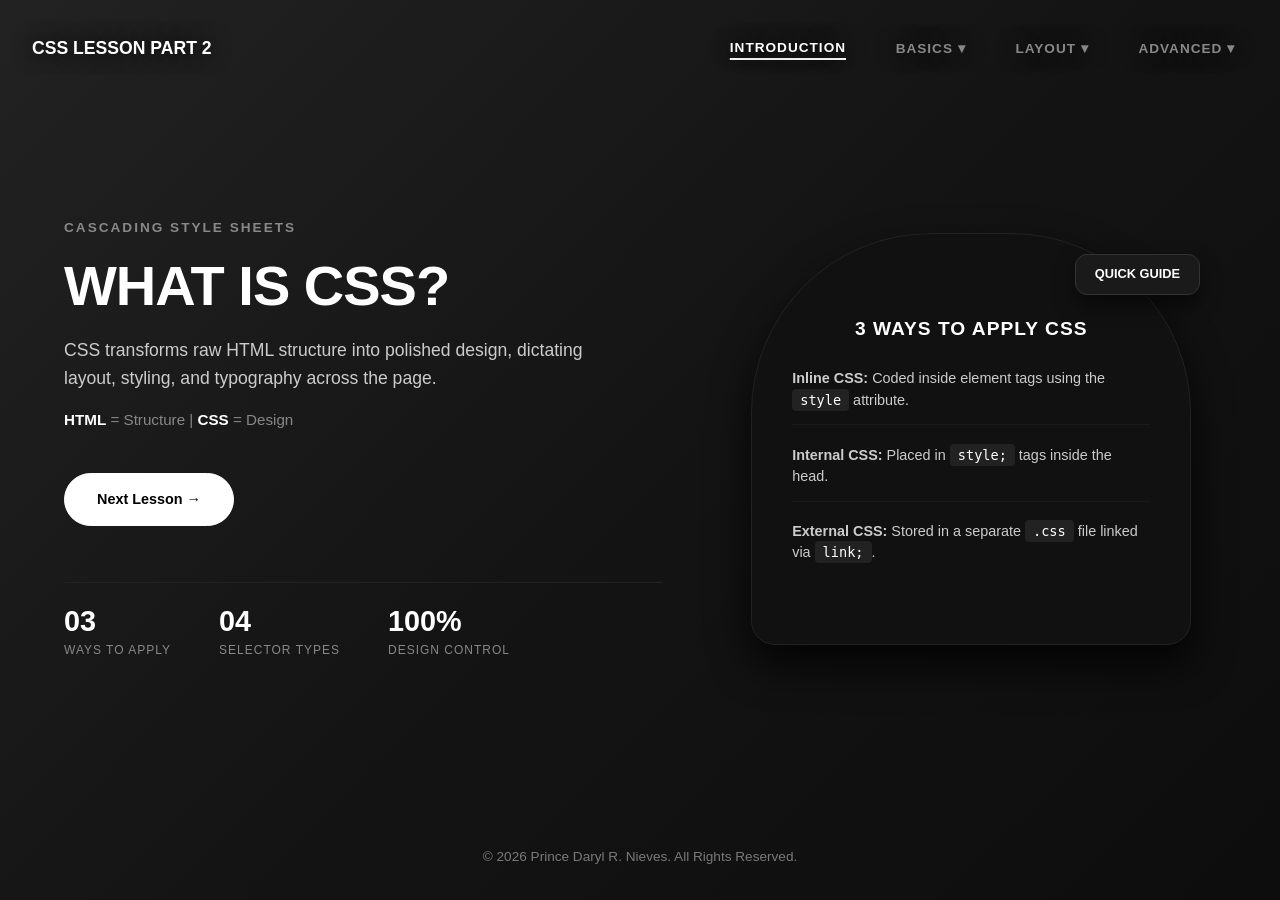
<file: index.html>
<!DOCTYPE html>
<html lang="en">
<head>
    <meta charset="UTF-8">
    <meta name="viewport" content="width=device-width, initial-scale=1.0">
    <title>Introduction - CSS Lesson Part 2</title>
    <link rel="stylesheet" href="css/style.css">
</head>
<body>
    <!-- Header Section -->
    <header class="navbar">
        <div class="logo">
            <h2>CSS LESSON PART 2</h2>
        </div>
        <nav class="nav-links">
            <a href="index.html" class="active">INTRODUCTION</a>

            <!-- Dropdown 1 -->
            <div class="dropdown">
                <button class="dropbtn">BASICS ▾</button>
                <div class="dropdown-content">
                    <a href="pages/selectors.html">SELECTORS</a>
                    <a href="pages/properties.html">PROPERTIES</a>
                    <a href="pages/gradients.html">GRADIENTS</a>
                </div>
            </div>

            <!-- Dropdown 2 -->
            <div class="dropdown">
                <button class="dropbtn">LAYOUT ▾</button>
                <div class="dropdown-content">
                    <a href="pages/box-model.html">BOX MODEL</a>
                    <a href="pages/positioning.html">POSITIONING</a>
                    <a href="pages/display-flex.html">DISPLAY & FLEX</a>
                    <a href="pages/semantics.html">SEMANTICS</a>
                </div>
            </div>

            <!-- Dropdown 3 -->
            <div class="dropdown">
                <button class="dropbtn">ADVANCED ▾</button>
                <div class="dropdown-content">
                    <a href="pages/lists-links.html">LISTS & PSEUDO</a>
                    <a href="pages/pseudo-elements.html">PSEUDO-ELEMENTS</a>
                    <a href="pages/transforms-transitions.html">TRANSFORMS</a>
                </div>
            </div>
        </nav>
    </header>

    <!-- Main Section -->
    <main class="hero-container">
        <!-- Left Content -->
        <div class="hero-left">
            <p class="tagline">Cascading Style Sheets</p>
            <h1 class="main-title">What is CSS?</h1>
            <p class="description">CSS transforms raw HTML structure into polished design, dictating layout, styling, and typography across the page.</p>
            <p class="sub-description"><strong>HTML</strong> = Structure | <strong>CSS</strong> = Design</p>
            
            <div class="action-group">
                <a href="pages/selectors.html" class="cta-button">Next Lesson →</a>
            </div>

            <!-- Stats Bar -->
            <div class="stats-bar">
                <div class="stat-item">
                    <h4>03</h4>
                    <p>WAYS TO APPLY</p>
                </div>
                <div class="stat-item">
                    <h4>04</h4>
                    <p>SELECTOR TYPES</p>
                </div>
                <div class="stat-item">
                    <h4>100%</h4>
                    <p>DESIGN CONTROL</p>
                </div>
            </div>
        </div>

        <!-- Right Content -->
        <div class="hero-right">
            <div class="preview-card">
                <div class="floating-badge">QUICK GUIDE</div>
                <h3>3 Ways to Apply CSS</h3>
                <ul>
                    <li><strong>Inline CSS:</strong> Coded inside element tags using the <code>style</code> attribute.</li>
                    <li><strong>Internal CSS:</strong> Placed in <code>style;</style></code> tags inside the head.</li>
                    <li><strong>External CSS:</strong> Stored in a separate <code>.css</code> file linked via <code>link;</code>.</li>
                </ul>
            </div>
        </div>
    </main>

    <!-- Footer Section -->
    <footer>
        <p>© 2026 Prince Daryl R. Nieves. All Rights Reserved.</p>
    </footer>
</body>
</html>
</file>
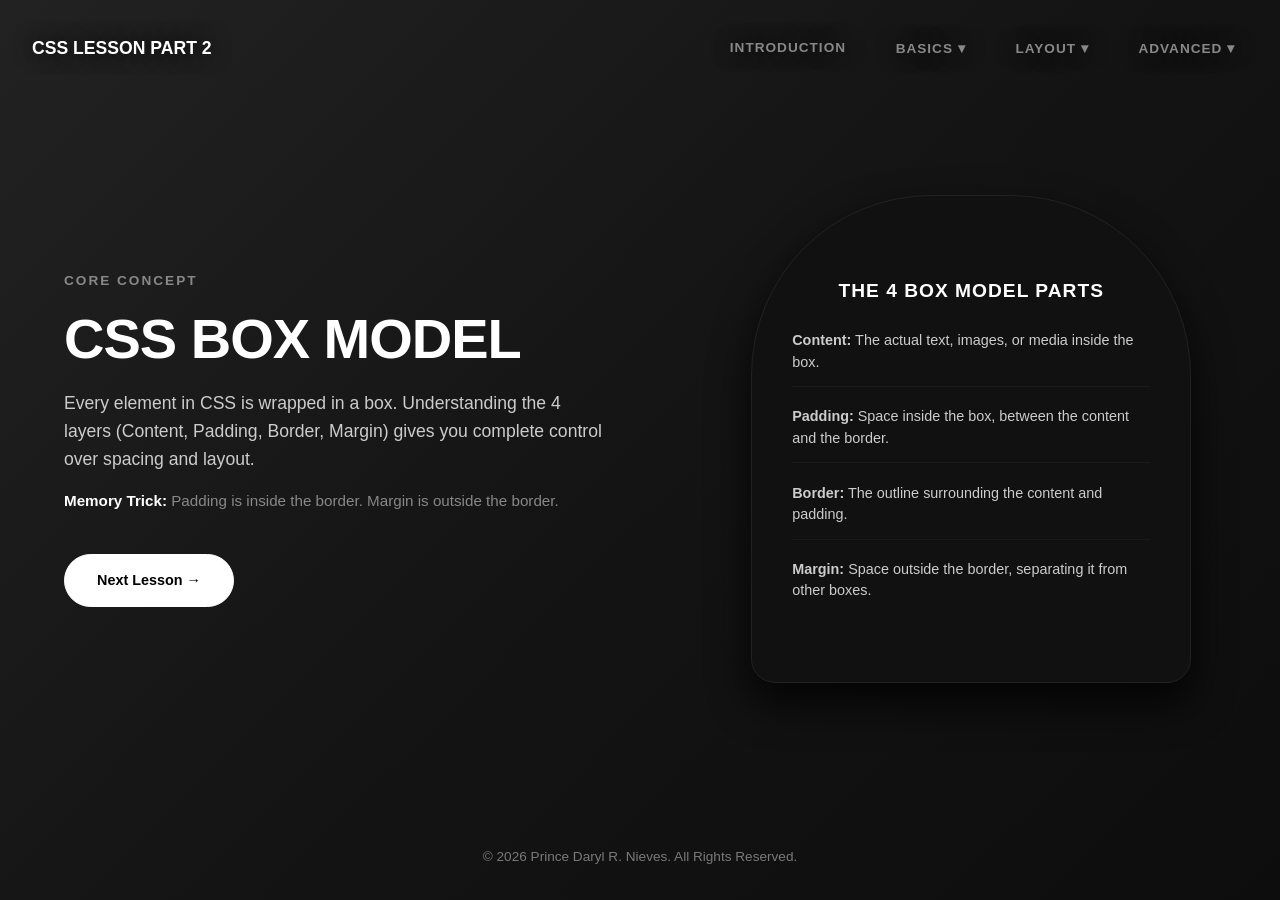
<file: pages/box-model.html>
<!DOCTYPE html>
<html lang="en">
<head>
    <meta charset="UTF-8">
    <meta name="viewport" content="width=device-width, initial-scale=1.0">
    <title>Box Model - CSS Lesson Part 2</title>
    <link rel="stylesheet" href="../css/style.css">
</head>
<body>
    <!-- Header Section -->
    <header class="navbar">
        <div class="logo">
            <h2>CSS LESSON PART 2</h2>
        </div>
        <nav class="nav-links">
            <a href="../index.html">INTRODUCTION</a>

            <!-- Dropdown 1 -->
            <div class="dropdown">
                <button class="dropbtn">BASICS ▾</button>
                <div class="dropdown-content">
                    <a href="selectors.html">SELECTORS</a>
                    <a href="properties.html">PROPERTIES</a>
                    <a href="gradients.html">GRADIENTS</a>
                </div>
            </div>

            <!-- Dropdown 2 -->
            <div class="dropdown">
                <button class="dropbtn">LAYOUT ▾</button>
                <div class="dropdown-content">
                    <a href="box-model.html" class="active">BOX MODEL</a>
                    <a href="positioning.html">POSITIONING</a>
                    <a href="display-flex.html">DISPLAY & FLEX</a>
                    <a href="semantics.html">SEMANTICS</a>
                </div>
            </div>

            <!-- Dropdown 3 -->
            <div class="dropdown">
                <button class="dropbtn">ADVANCED ▾</button>
                <div class="dropdown-content">
                    <a href="lists-links.html">LISTS & PSEUDO</a>
                    <a href="pseudo-elements.html">PSEUDO-ELEMENTS</a>
                    <a href="transforms-transitions.html">TRANSFORMS</a>
                </div>
            </div>
        </nav>
    </header>

    <!-- Main Section -->
    <main class="hero-container">
        <!-- Left Content -->
        <div class="hero-left">
            <p class="tagline">Core Concept</p>
            <h1 class="main-title">CSS Box Model</h1>
            <p class="description">Every element in CSS is wrapped in a box. Understanding the 4 layers (Content, Padding, Border, Margin) gives you complete control over spacing and layout.</p>
            <p class="sub-description"><strong>Memory Trick:</strong> Padding is inside the border. Margin is outside the border.</p>
            <a href="positioning.html" class="cta-button">Next Lesson →</a>
        </div>

        <!-- Right Content -->
        <div class="hero-right">
            <div class="preview-card">
                <h3>The 4 Box Model Parts</h3>
                <ul>
                    <li><strong>Content:</strong> The actual text, images, or media inside the box.</li>
                    <li><strong>Padding:</strong> Space inside the box, between the content and the border.</li>
                    <li><strong>Border:</strong> The outline surrounding the content and padding.</li>
                    <li><strong>Margin:</strong> Space outside the border, separating it from other boxes.</li>
                </ul>
            </div>
        </div>
    </main>

    <!-- Footer Section -->
    <footer>
        <p>© 2026 Prince Daryl R. Nieves. All Rights Reserved.</p>
    </footer>
</body>
</html>
</file>
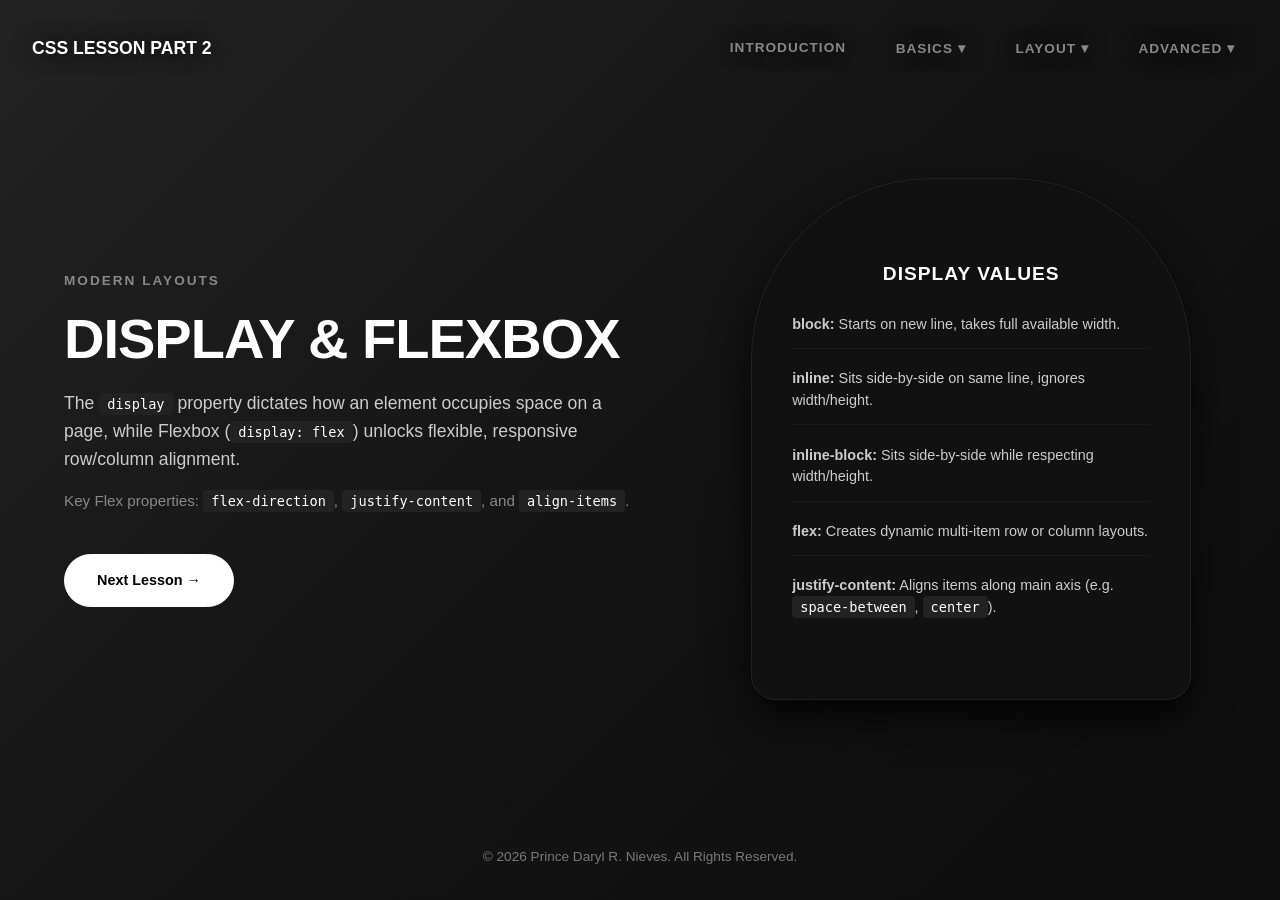
<file: pages/display-flex.html>
<!DOCTYPE html>
<html lang="en">
<head>
    <meta charset="UTF-8">
    <meta name="viewport" content="width=device-width, initial-scale=1.0">
    <title>Display & Flexbox - CSS Lesson Part 2</title>
    <link rel="stylesheet" href="../css/style.css">
</head>
<body>
    <!-- Header Section -->
    <header class="navbar">
        <div class="logo">
            <h2>CSS LESSON PART 2</h2>
        </div>
        <nav class="nav-links">
            <a href="../index.html">INTRODUCTION</a>

            <!-- Dropdown 1 -->
            <div class="dropdown">
                <button class="dropbtn">BASICS ▾</button>
                <div class="dropdown-content">
                    <a href="selectors.html">SELECTORS</a>
                    <a href="properties.html">PROPERTIES</a>
                    <a href="gradients.html">GRADIENTS</a>
                </div>
            </div>

            <!-- Dropdown 2 -->
            <div class="dropdown">
                <button class="dropbtn">LAYOUT ▾</button>
                <div class="dropdown-content">
                    <a href="box-model.html">BOX MODEL</a>
                    <a href="positioning.html">POSITIONING</a>
                    <a href="display-flex.html" class="active">DISPLAY & FLEX</a>
                    <a href="semantics.html">SEMANTICS</a>
                </div>
            </div>

            <!-- Dropdown 3 -->
            <div class="dropdown">
                <button class="dropbtn">ADVANCED ▾</button>
                <div class="dropdown-content">
                    <a href="lists-links.html">LISTS & PSEUDO</a>
                    <a href="pseudo-elements.html">PSEUDO-ELEMENTS</a>
                    <a href="transforms-transitions.html">TRANSFORMS</a>
                </div>
            </div>
        </nav>
    </header>

    <!-- Main Section -->
    <main class="hero-container">
        <!-- Left Content -->
        <div class="hero-left">
            <p class="tagline">Modern Layouts</p>
            <h1 class="main-title">Display & Flexbox</h1>
            <p class="description">The <code>display</code> property dictates how an element occupies space on a page, while Flexbox (<code>display: flex</code>) unlocks flexible, responsive row/column alignment.</p>
            <p class="sub-description">Key Flex properties: <code>flex-direction</code>, <code>justify-content</code>, and <code>align-items</code>.</p>
            <a href="semantics.html" class="cta-button">Next Lesson →</a>
        </div>

        <!-- Right Content -->
        <div class="hero-right">
            <div class="preview-card">
                <h3>Display Values</h3>
                <ul>
                    <li><strong>block:</strong> Starts on new line, takes full available width.</li>
                    <li><strong>inline:</strong> Sits side-by-side on same line, ignores width/height.</li>
                    <li><strong>inline-block:</strong> Sits side-by-side while respecting width/height.</li>
                    <li><strong>flex:</strong> Creates dynamic multi-item row or column layouts.</li>
                    <li><strong>justify-content:</strong> Aligns items along main axis (e.g. <code>space-between</code>, <code>center</code>).</li>
                </ul>
            </div>
        </div>
    </main>

    <!-- Footer Section -->
    <footer>
        <p>© 2026 Prince Daryl R. Nieves. All Rights Reserved.</p>
    </footer>
</body>
</html>
</file>
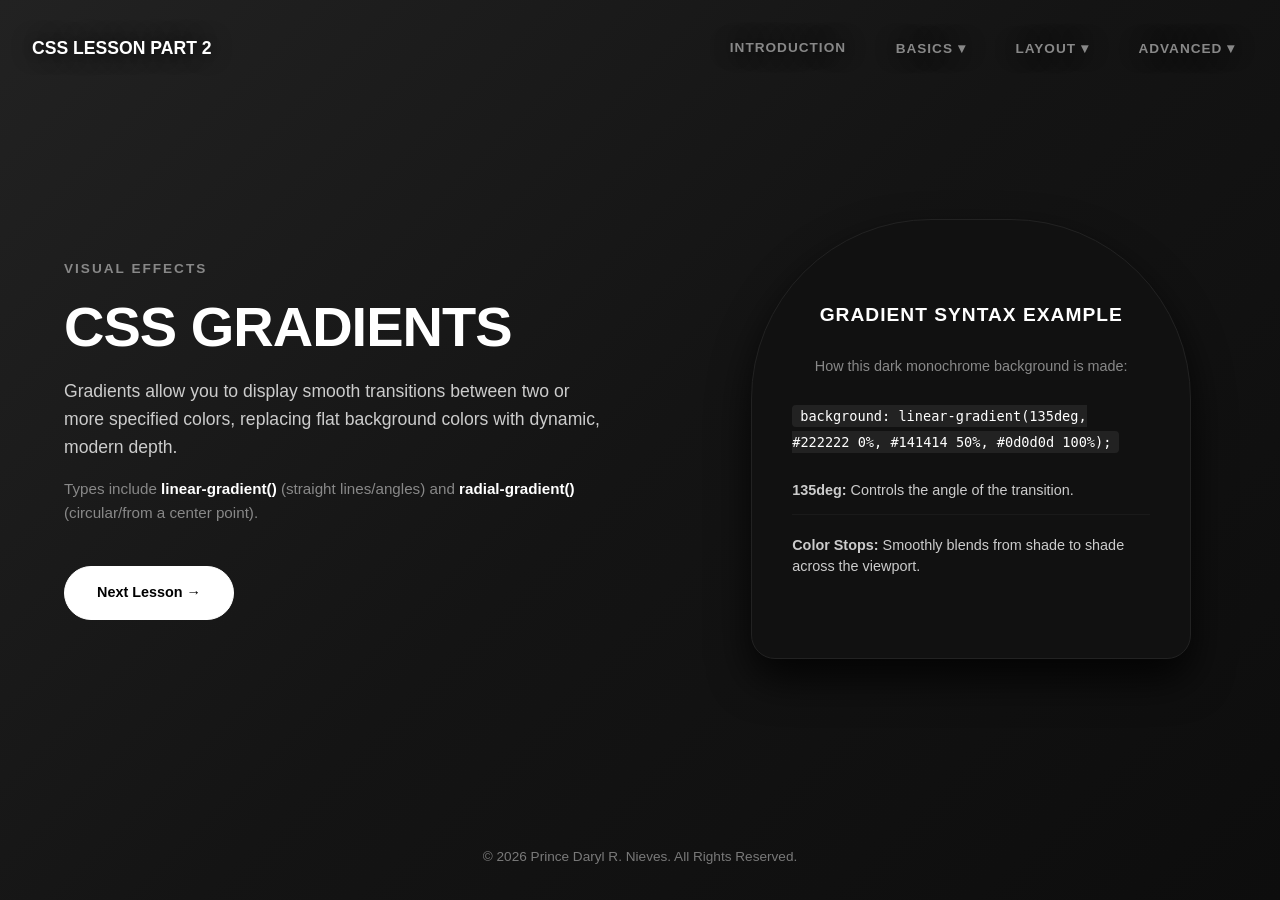
<file: pages/gradients.html>
<!DOCTYPE html>
<html lang="en">
<head>
    <meta charset="UTF-8">
    <meta name="viewport" content="width=device-width, initial-scale=1.0">
    <title>Gradients - CSS Lesson Part 2</title>
    <link rel="stylesheet" href="../css/style.css">
</head>
<body>
    <!-- Header Section -->
    <header class="navbar">
        <div class="logo">
            <h2>CSS LESSON PART 2</h2>
        </div>
        <nav class="nav-links">
            <a href="../index.html">INTRODUCTION</a>

            <!-- Dropdown 1 -->
            <div class="dropdown">
                <button class="dropbtn">BASICS ▾</button>
                <div class="dropdown-content">
                    <a href="selectors.html">SELECTORS</a>
                    <a href="properties.html">PROPERTIES</a>
                    <a href="gradients.html" class="active">GRADIENTS</a>
                </div>
            </div>

            <!-- Dropdown 2 -->
            <div class="dropdown">
                <button class="dropbtn">LAYOUT ▾</button>
                <div class="dropdown-content">
                    <a href="box-model.html">BOX MODEL</a>
                    <a href="positioning.html">POSITIONING</a>
                    <a href="display-flex.html">DISPLAY & FLEX</a>
                    <a href="semantics.html">SEMANTICS</a>
                </div>
            </div>

            <!-- Dropdown 3 -->
            <div class="dropdown">
                <button class="dropbtn">ADVANCED ▾</button>
                <div class="dropdown-content">
                    <a href="lists-links.html">LISTS & PSEUDO</a>
                    <a href="pseudo-elements.html">PSEUDO-ELEMENTS</a>
                    <a href="transforms-transitions.html">TRANSFORMS</a>
                </div>
            </div>
        </nav>
    </header>

    <!-- Main Section -->
    <main class="hero-container">
        <!-- Left Content -->
        <div class="hero-left">
            <p class="tagline">Visual Effects</p>
            <h1 class="main-title">CSS Gradients</h1>
            <p class="description">Gradients allow you to display smooth transitions between two or more specified colors, replacing flat background colors with dynamic, modern depth.</p>
            <p class="sub-description">Types include <strong>linear-gradient()</strong> (straight lines/angles) and <strong>radial-gradient()</strong> (circular/from a center point).</p>
            <a href="box-model.html" class="cta-button">Next Lesson →</a>
        </div>

        <!-- Right Content -->
        <div class="hero-right">
            <div class="preview-card">
                <h3>Gradient Syntax Example</h3>
                <p>How this dark monochrome background is made:</p>
                <br>
                <code>background: linear-gradient(135deg, #222222 0%, #141414 50%, #0d0d0d 100%);</code>
                <br><br>
                <ul>
                    <li><strong>135deg:</strong> Controls the angle of the transition.</li>
                    <li><strong>Color Stops:</strong> Smoothly blends from shade to shade across the viewport.</li>
                </ul>
            </div>
        </div>
    </main>

    <!-- Footer Section -->
    <footer>
        <p>© 2026 Prince Daryl R. Nieves. All Rights Reserved.</p>
    </footer>
</body>
</html>
</file>
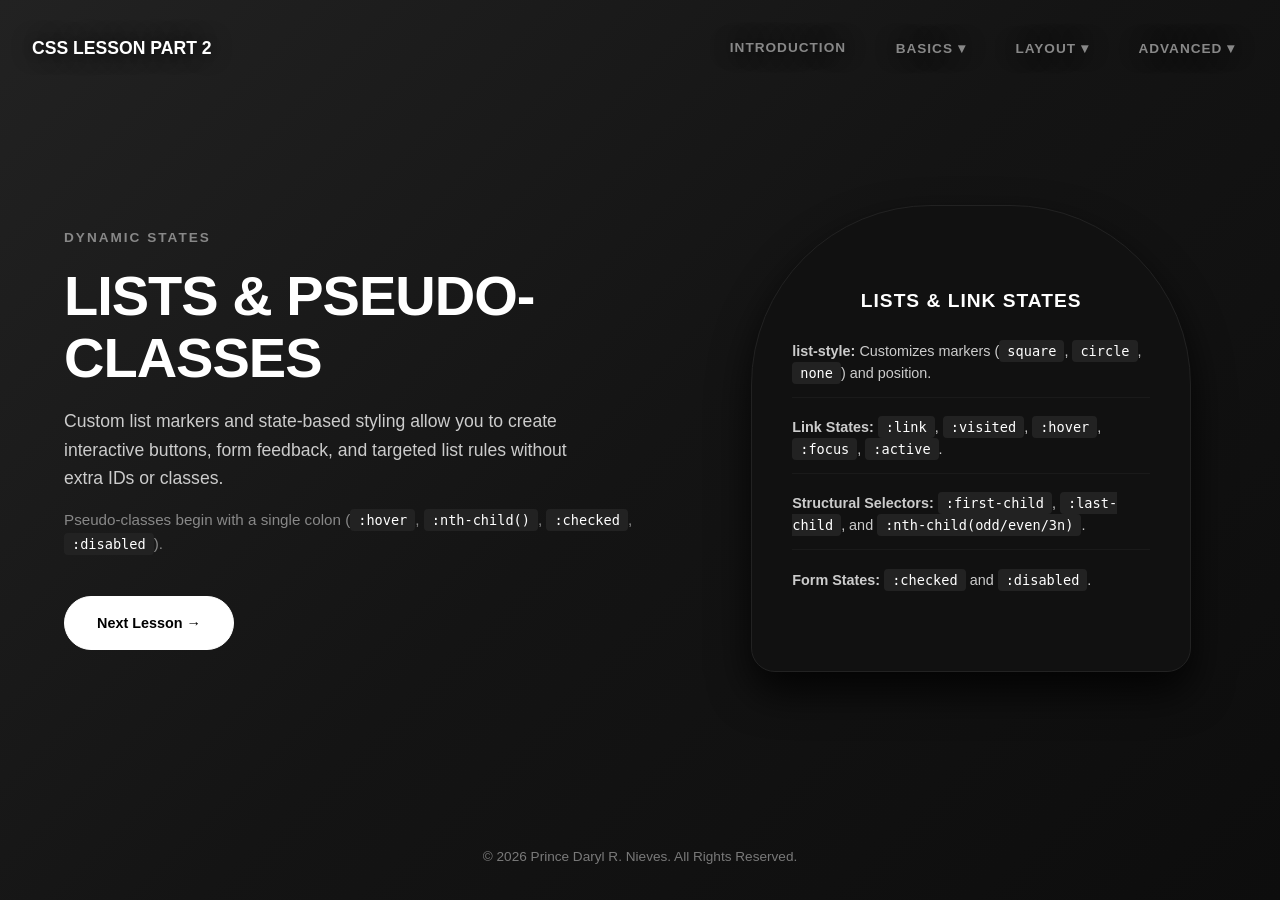
<file: pages/lists-links.html>
<!DOCTYPE html>
<html lang="en">
<head>
    <meta charset="UTF-8">
    <meta name="viewport" content="width=device-width, initial-scale=1.0">
    <title>Lists & Pseudo-Classes - CSS Lesson Part 2</title>
    <link rel="stylesheet" href="../css/style.css">
</head>
<body>
    <!-- Header Section -->
    <header class="navbar">
        <div class="logo">
            <h2>CSS LESSON PART 2</h2>
        </div>
        <nav class="nav-links">
            <a href="../index.html">INTRODUCTION</a>

            <!-- Dropdown 1 -->
            <div class="dropdown">
                <button class="dropbtn">BASICS ▾</button>
                <div class="dropdown-content">
                    <a href="selectors.html">SELECTORS</a>
                    <a href="properties.html">PROPERTIES</a>
                    <a href="gradients.html">GRADIENTS</a>
                </div>
            </div>

            <!-- Dropdown 2 -->
            <div class="dropdown">
                <button class="dropbtn">LAYOUT ▾</button>
                <div class="dropdown-content">
                    <a href="box-model.html">BOX MODEL</a>
                    <a href="positioning.html">POSITIONING</a>
                    <a href="display-flex.html">DISPLAY & FLEX</a>
                    <a href="semantics.html">SEMANTICS</a>
                </div>
            </div>

            <!-- Dropdown 3 -->
            <div class="dropdown">
                <button class="dropbtn">ADVANCED ▾</button>
                <div class="dropdown-content">
                    <a href="lists-links.html" class="active">LISTS & PSEUDO</a>
                    <a href="pseudo-elements.html">PSEUDO-ELEMENTS</a>
                    <a href="transforms-transitions.html">TRANSFORMS</a>
                </div>
            </div>
        </nav>
    </header>

    <!-- Main Section -->
    <main class="hero-container">
        <!-- Left Content -->
        <div class="hero-left">
            <p class="tagline">Dynamic States</p>
            <h1 class="main-title">Lists & Pseudo-Classes</h1>
            <p class="description">Custom list markers and state-based styling allow you to create interactive buttons, form feedback, and targeted list rules without extra IDs or classes.</p>
            <p class="sub-description">Pseudo-classes begin with a single colon (<code>:hover</code>, <code>:nth-child()</code>, <code>:checked</code>, <code>:disabled</code>).</p>
            <a href="pseudo-elements.html" class="cta-button">Next Lesson →</a>
        </div>

        <!-- Right Content -->
        <div class="hero-right">
            <div class="preview-card">
                <h3>Lists & Link States</h3>
                <ul>
                    <li><strong>list-style:</strong> Customizes markers (<code>square</code>, <code>circle</code>, <code>none</code>) and position.</li>
                    <li><strong>Link States:</strong> <code>:link</code>, <code>:visited</code>, <code>:hover</code>, <code>:focus</code>, <code>:active</code>.</li>
                    <li><strong>Structural Selectors:</strong> <code>:first-child</code>, <code>:last-child</code>, and <code>:nth-child(odd/even/3n)</code>.</li>
                    <li><strong>Form States:</strong> <code>:checked</code> and <code>:disabled</code>.</li>
                </ul>
            </div>
        </div>
    </main>

    <!-- Footer Section -->
    <footer>
        <p>© 2026 Prince Daryl R. Nieves. All Rights Reserved.</p>
    </footer>
</body>
</html>
</file>
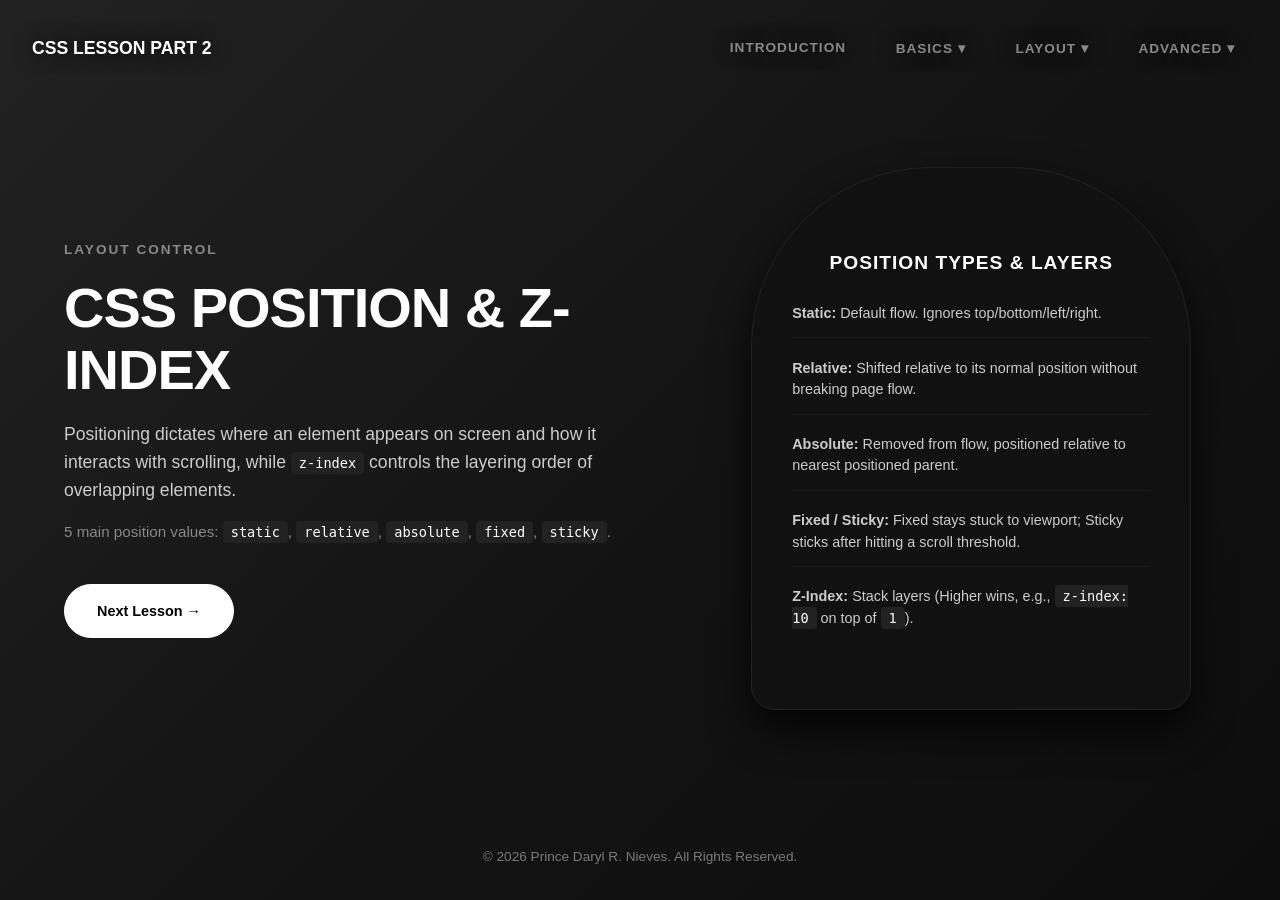
<file: pages/positioning.html>
<!DOCTYPE html>
<html lang="en">
<head>
    <meta charset="UTF-8">
    <meta name="viewport" content="width=device-width, initial-scale=1.0">
    <title>Positioning - CSS Lesson Part 2</title>
    <link rel="stylesheet" href="../css/style.css">
</head>
<body>
    <!-- Header Section -->
    <header class="navbar">
        <div class="logo">
            <h2>CSS LESSON PART 2</h2>
        </div>
        <nav class="nav-links">
            <a href="../index.html">INTRODUCTION</a>

            <!-- Dropdown 1 -->
            <div class="dropdown">
                <button class="dropbtn">BASICS ▾</button>
                <div class="dropdown-content">
                    <a href="selectors.html">SELECTORS</a>
                    <a href="properties.html">PROPERTIES</a>
                    <a href="gradients.html">GRADIENTS</a>
                </div>
            </div>

            <!-- Dropdown 2 -->
            <div class="dropdown">
                <button class="dropbtn">LAYOUT ▾</button>
                <div class="dropdown-content">
                    <a href="box-model.html">BOX MODEL</a>
                    <a href="positioning.html" class="active">POSITIONING</a>
                    <a href="display-flex.html">DISPLAY & FLEX</a>
                    <a href="semantics.html">SEMANTICS</a>
                </div>
            </div>

            <!-- Dropdown 3 -->
            <div class="dropdown">
                <button class="dropbtn">ADVANCED ▾</button>
                <div class="dropdown-content">
                    <a href="lists-links.html">LISTS & PSEUDO</a>
                    <a href="pseudo-elements.html">PSEUDO-ELEMENTS</a>
                    <a href="transforms-transitions.html">TRANSFORMS</a>
                </div>
            </div>
        </nav>
    </header>

    <!-- Main Section -->
    <main class="hero-container">
        <!-- Left Content -->
        <div class="hero-left">
            <p class="tagline">Layout Control</p>
            <h1 class="main-title">CSS Position & Z-Index</h1>
            <p class="description">Positioning dictates where an element appears on screen and how it interacts with scrolling, while <code>z-index</code> controls the layering order of overlapping elements.</p>
            <p class="sub-description">5 main position values: <code>static</code>, <code>relative</code>, <code>absolute</code>, <code>fixed</code>, <code>sticky</code>.</p>
            <a href="display-flex.html" class="cta-button">Next Lesson →</a>
        </div>

        <!-- Right Content -->
        <div class="hero-right">
            <div class="preview-card">
                <h3>Position Types & Layers</h3>
                <ul>
                    <li><strong>Static:</strong> Default flow. Ignores top/bottom/left/right.</li>
                    <li><strong>Relative:</strong> Shifted relative to its normal position without breaking page flow.</li>
                    <li><strong>Absolute:</strong> Removed from flow, positioned relative to nearest positioned parent.</li>
                    <li><strong>Fixed / Sticky:</strong> Fixed stays stuck to viewport; Sticky sticks after hitting a scroll threshold.</li>
                    <li><strong>Z-Index:</strong> Stack layers (Higher wins, e.g., <code>z-index: 10</code> on top of <code>1</code>).</li>
                </ul>
            </div>
        </div>
    </main>

    <!-- Footer Section -->
    <footer>
        <p>© 2026 Prince Daryl R. Nieves. All Rights Reserved.</p>
    </footer>
</body>
</html>
</file>
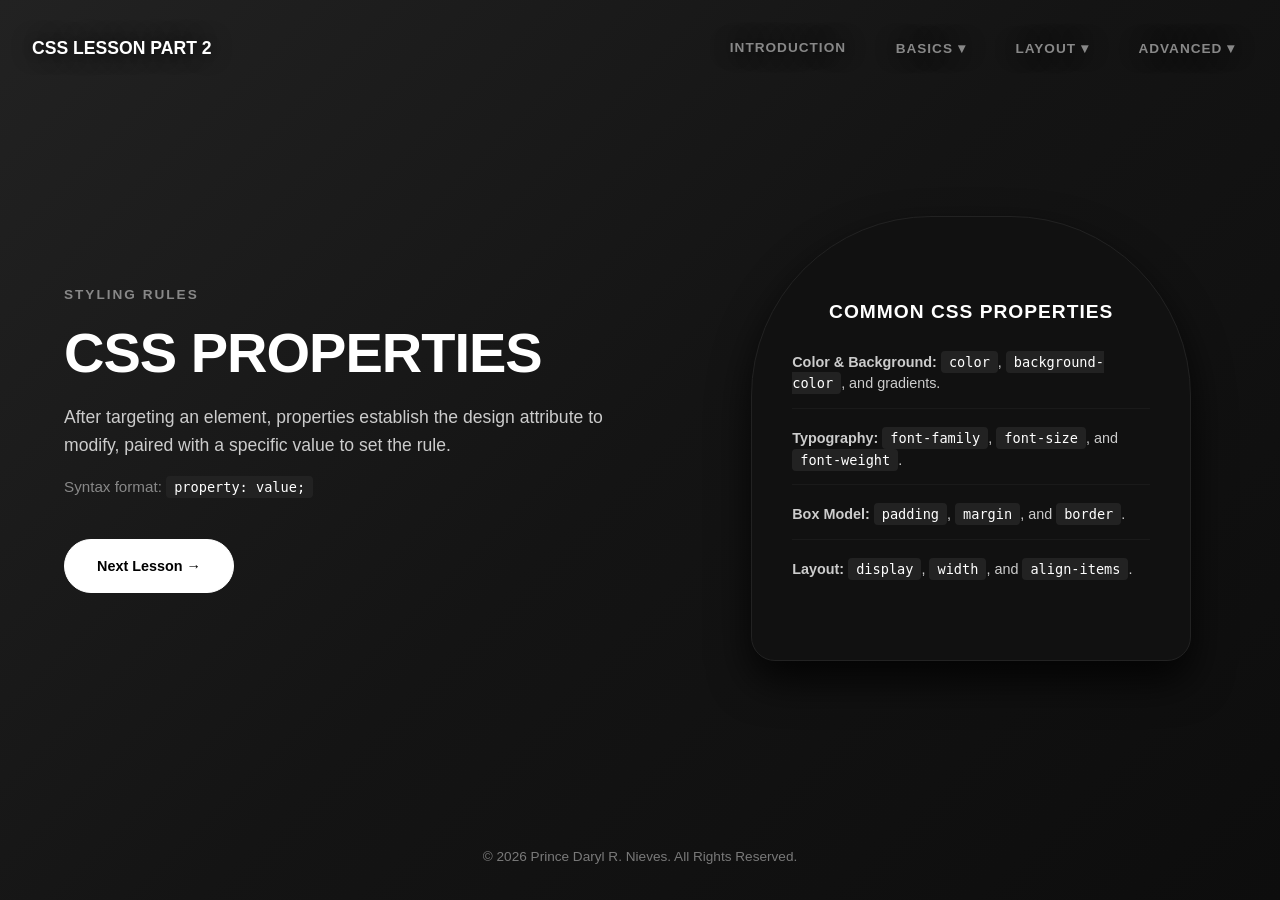
<file: pages/properties.html>
<!DOCTYPE html>
<html lang="en">
<head>
    <meta charset="UTF-8">
    <meta name="viewport" content="width=device-width, initial-scale=1.0">
    <title>Properties - CSS Lesson Part 2</title>
    <link rel="stylesheet" href="../css/style.css">
</head>
<body>
    <!-- Header Section -->
    <header class="navbar">
        <div class="logo">
            <h2>CSS LESSON PART 2</h2>
        </div>
        <nav class="nav-links">
            <a href="../index.html">INTRODUCTION</a>

            <!-- Dropdown 1 -->
            <div class="dropdown">
                <button class="dropbtn">BASICS ▾</button>
                <div class="dropdown-content">
                    <a href="selectors.html">SELECTORS</a>
                    <a href="properties.html" class="active">PROPERTIES</a>
                    <a href="gradients.html">GRADIENTS</a>
                </div>
            </div>

            <!-- Dropdown 2 -->
            <div class="dropdown">
                <button class="dropbtn">LAYOUT ▾</button>
                <div class="dropdown-content">
                    <a href="box-model.html">BOX MODEL</a>
                    <a href="positioning.html">POSITIONING</a>
                    <a href="display-flex.html">DISPLAY & FLEX</a>
                    <a href="semantics.html">SEMANTICS</a>
                </div>
            </div>

            <!-- Dropdown 3 -->
            <div class="dropdown">
                <button class="dropbtn">ADVANCED ▾</button>
                <div class="dropdown-content">
                    <a href="lists-links.html">LISTS & PSEUDO</a>
                    <a href="pseudo-elements.html">PSEUDO-ELEMENTS</a>
                    <a href="transforms-transitions.html">TRANSFORMS</a>
                </div>
            </div>
        </nav>
    </header>

    <!-- Main Section -->
    <main class="hero-container">
        <!-- Left Content -->
        <div class="hero-left">
            <p class="tagline">Styling Rules</p>
            <h1 class="main-title">CSS Properties</h1>
            <p class="description">After targeting an element, properties establish the design attribute to modify, paired with a specific value to set the rule.</p>
            <p class="sub-description">Syntax format: <code>property: value;</code></p>
            <a href="gradients.html" class="cta-button">Next Lesson →</a>
        </div>

        <!-- Right Content -->
        <div class="hero-right">
            <div class="preview-card">
                <h3>Common CSS Properties</h3>
                <ul>
                    <li><strong>Color & Background:</strong> <code>color</code>, <code>background-color</code>, and gradients.</li>
                    <li><strong>Typography:</strong> <code>font-family</code>, <code>font-size</code>, and <code>font-weight</code>.</li>
                    <li><strong>Box Model:</strong> <code>padding</code>, <code>margin</code>, and <code>border</code>.</li>
                    <li><strong>Layout:</strong> <code>display</code>, <code>width</code>, and <code>align-items</code>.</li>
                </ul>
            </div>
        </div>
    </main>

    <!-- Footer Section -->
    <footer>
        <p>© 2026 Prince Daryl R. Nieves. All Rights Reserved.</p>
    </footer>
</body>
</html>
</file>
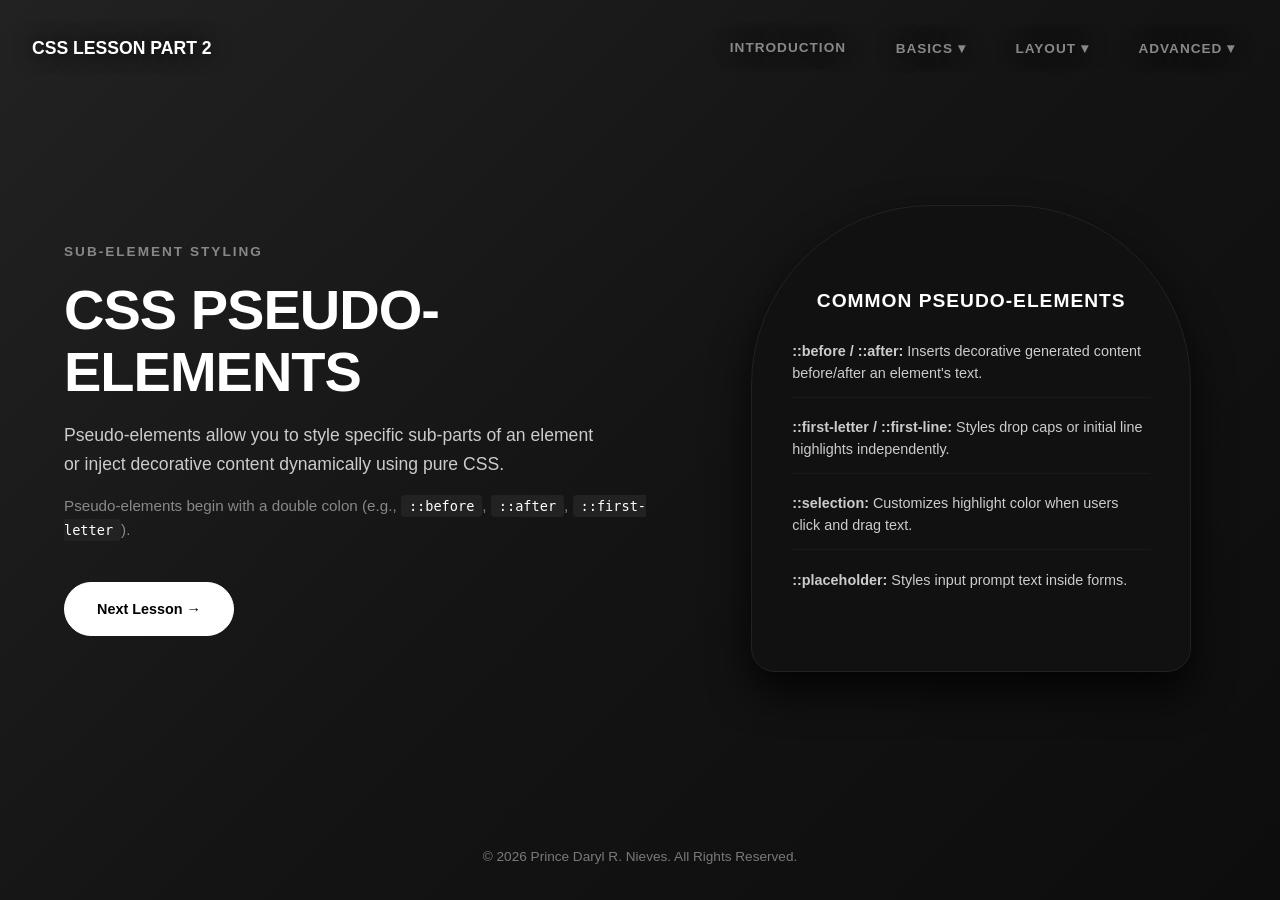
<file: pages/pseudo-elements.html>
<!DOCTYPE html>
<html lang="en">
<head>
    <meta charset="UTF-8">
    <meta name="viewport" content="width=device-width, initial-scale=1.0">
    <title>Pseudo-Elements - CSS Lesson Part 2</title>
    <link rel="stylesheet" href="../css/style.css">
</head>
<body>
    <!-- Header Section -->
    <header class="navbar">
        <div class="logo">
            <h2>CSS LESSON PART 2</h2>
        </div>
        <nav class="nav-links">
            <a href="../index.html">INTRODUCTION</a>

            <!-- Dropdown 1 -->
            <div class="dropdown">
                <button class="dropbtn">BASICS ▾</button>
                <div class="dropdown-content">
                    <a href="selectors.html">SELECTORS</a>
                    <a href="properties.html">PROPERTIES</a>
                    <a href="gradients.html">GRADIENTS</a>
                </div>
            </div>

            <!-- Dropdown 2 -->
            <div class="dropdown">
                <button class="dropbtn">LAYOUT ▾</button>
                <div class="dropdown-content">
                    <a href="box-model.html">BOX MODEL</a>
                    <a href="positioning.html">POSITIONING</a>
                    <a href="display-flex.html">DISPLAY & FLEX</a>
                    <a href="semantics.html">SEMANTICS</a>
                </div>
            </div>

            <!-- Dropdown 3 -->
            <div class="dropdown">
                <button class="dropbtn">ADVANCED ▾</button>
                <div class="dropdown-content">
                    <a href="lists-links.html">LISTS & PSEUDO</a>
                    <a href="pseudo-elements.html" class="active">PSEUDO-ELEMENTS</a>
                    <a href="transforms-transitions.html">TRANSFORMS</a>
                </div>
            </div>
        </nav>
    </header>

    <!-- Main Section -->
    <main class="hero-container">
        <!-- Left Content -->
        <div class="hero-left">
            <p class="tagline">Sub-Element Styling</p>
            <h1 class="main-title">CSS Pseudo-Elements</h1>
            <p class="description">Pseudo-elements allow you to style specific sub-parts of an element or inject decorative content dynamically using pure CSS.</p>
            <p class="sub-description">Pseudo-elements begin with a double colon (e.g., <code>::before</code>, <code>::after</code>, <code>::first-letter</code>).</p>
            <a href="transforms-transitions.html" class="cta-button">Next Lesson →</a>
        </div>

        <!-- Right Content -->
        <div class="hero-right">
            <div class="preview-card">
                <h3>Common Pseudo-Elements</h3>
                <ul>
                    <li><strong>::before / ::after:</strong> Inserts decorative generated content before/after an element's text.</li>
                    <li><strong>::first-letter / ::first-line:</strong> Styles drop caps or initial line highlights independently.</li>
                    <li><strong>::selection:</strong> Customizes highlight color when users click and drag text.</li>
                    <li><strong>::placeholder:</strong> Styles input prompt text inside forms.</li>
                </ul>
            </div>
        </div>
    </main>

    <!-- Footer Section -->
    <footer>
        <p>© 2026 Prince Daryl R. Nieves. All Rights Reserved.</p>
    </footer>
</body>
</html>
</file>
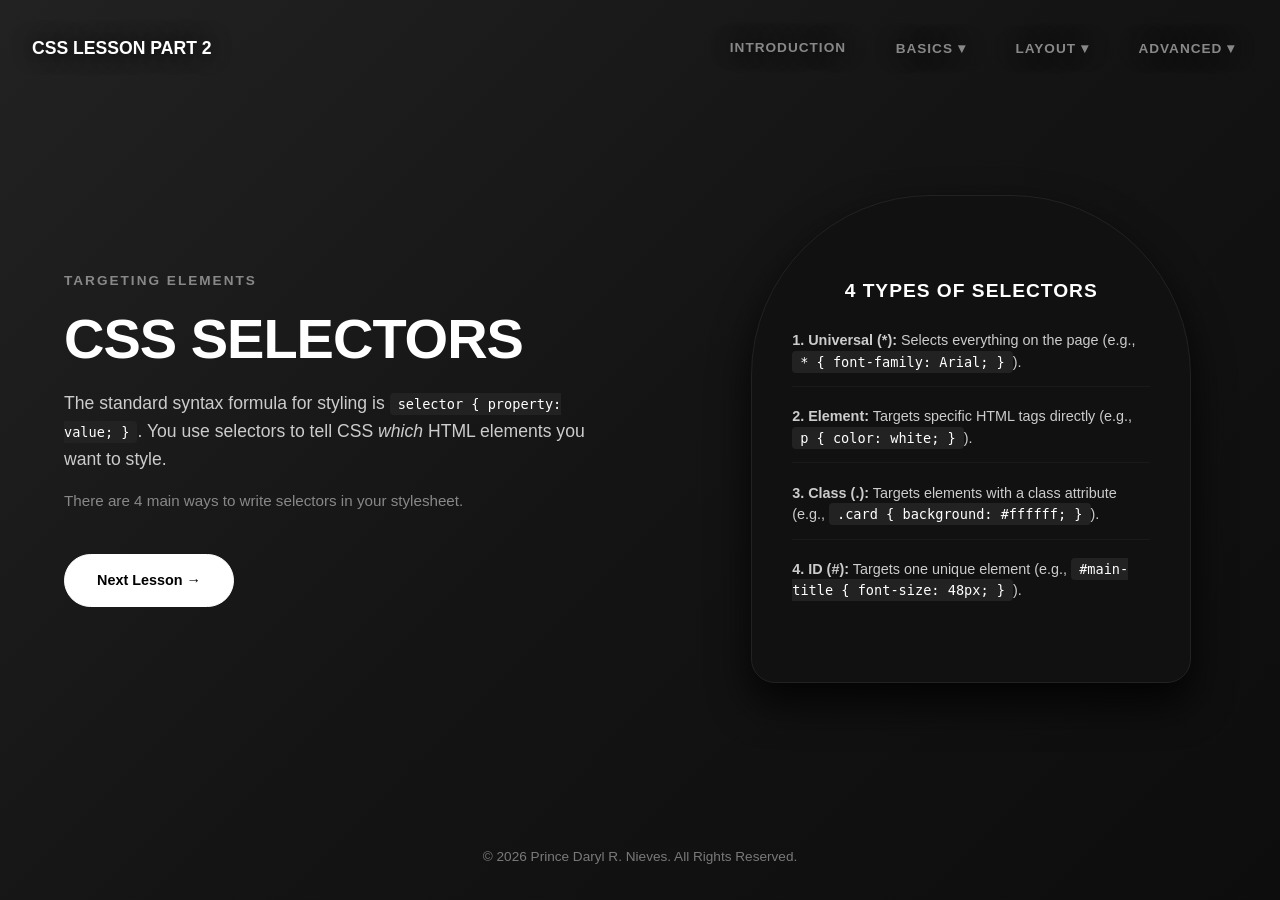
<file: pages/selectors.html>
<!DOCTYPE html>
<html lang="en">
<head>
    <meta charset="UTF-8">
    <meta name="viewport" content="width=device-width, initial-scale=1.0">
    <title>Selectors - CSS Lesson Part 2</title>
    <link rel="stylesheet" href="../css/style.css">
</head>
<body>
    <!-- Header Section -->
    <header class="navbar">
        <div class="logo">
            <h2>CSS LESSON PART 2</h2>
        </div>
        <nav class="nav-links">
            <a href="../index.html">INTRODUCTION</a>

            <!-- Dropdown 1 -->
            <div class="dropdown">
                <button class="dropbtn">BASICS ▾</button>
                <div class="dropdown-content">
                    <a href="selectors.html" class="active">SELECTORS</a>
                    <a href="properties.html">PROPERTIES</a>
                    <a href="gradients.html">GRADIENTS</a>
                </div>
            </div>

            <!-- Dropdown 2 -->
            <div class="dropdown">
                <button class="dropbtn">LAYOUT ▾</button>
                <div class="dropdown-content">
                    <a href="box-model.html">BOX MODEL</a>
                    <a href="positioning.html">POSITIONING</a>
                    <a href="display-flex.html">DISPLAY & FLEX</a>
                    <a href="semantics.html">SEMANTICS</a>
                </div>
            </div>

            <!-- Dropdown 3 -->
            <div class="dropdown">
                <button class="dropbtn">ADVANCED ▾</button>
                <div class="dropdown-content">
                    <a href="lists-links.html">LISTS & PSEUDO</a>
                    <a href="pseudo-elements.html">PSEUDO-ELEMENTS</a>
                    <a href="transforms-transitions.html">TRANSFORMS</a>
                </div>
            </div>
        </nav>
    </header>

    <!-- Main Section -->
    <main class="hero-container">
        <!-- Left Content -->
        <div class="hero-left">
            <p class="tagline">Targeting Elements</p>
            <h1 class="main-title">CSS Selectors</h1>
            <p class="description">The standard syntax formula for styling is <code>selector { property: value; }</code>. You use selectors to tell CSS <em>which</em> HTML elements you want to style.</p>
            <p class="sub-description">There are 4 main ways to write selectors in your stylesheet.</p>
            <a href="properties.html" class="cta-button">Next Lesson →</a>
        </div>

        <!-- Right Content -->
        <div class="hero-right">
            <div class="preview-card">
                <h3>4 Types of Selectors</h3>
                <ul>
                    <li><strong>1. Universal (*):</strong> Selects everything on the page (e.g., <code>* { font-family: Arial; }</code>).</li>
                    <li><strong>2. Element:</strong> Targets specific HTML tags directly (e.g., <code>p { color: white; }</code>).</li>
                    <li><strong>3. Class (.):</strong> Targets elements with a class attribute (e.g., <code>.card { background: #ffffff; }</code>).</li>
                    <li><strong>4. ID (#):</strong> Targets one unique element (e.g., <code>#main-title { font-size: 48px; }</code>).</li>
                </ul>
            </div>
        </div>
    </main>

    <!-- Footer Section -->
    <footer>
        <p>© 2026 Prince Daryl R. Nieves. All Rights Reserved.</p>
    </footer>
</body>
</html>
</file>
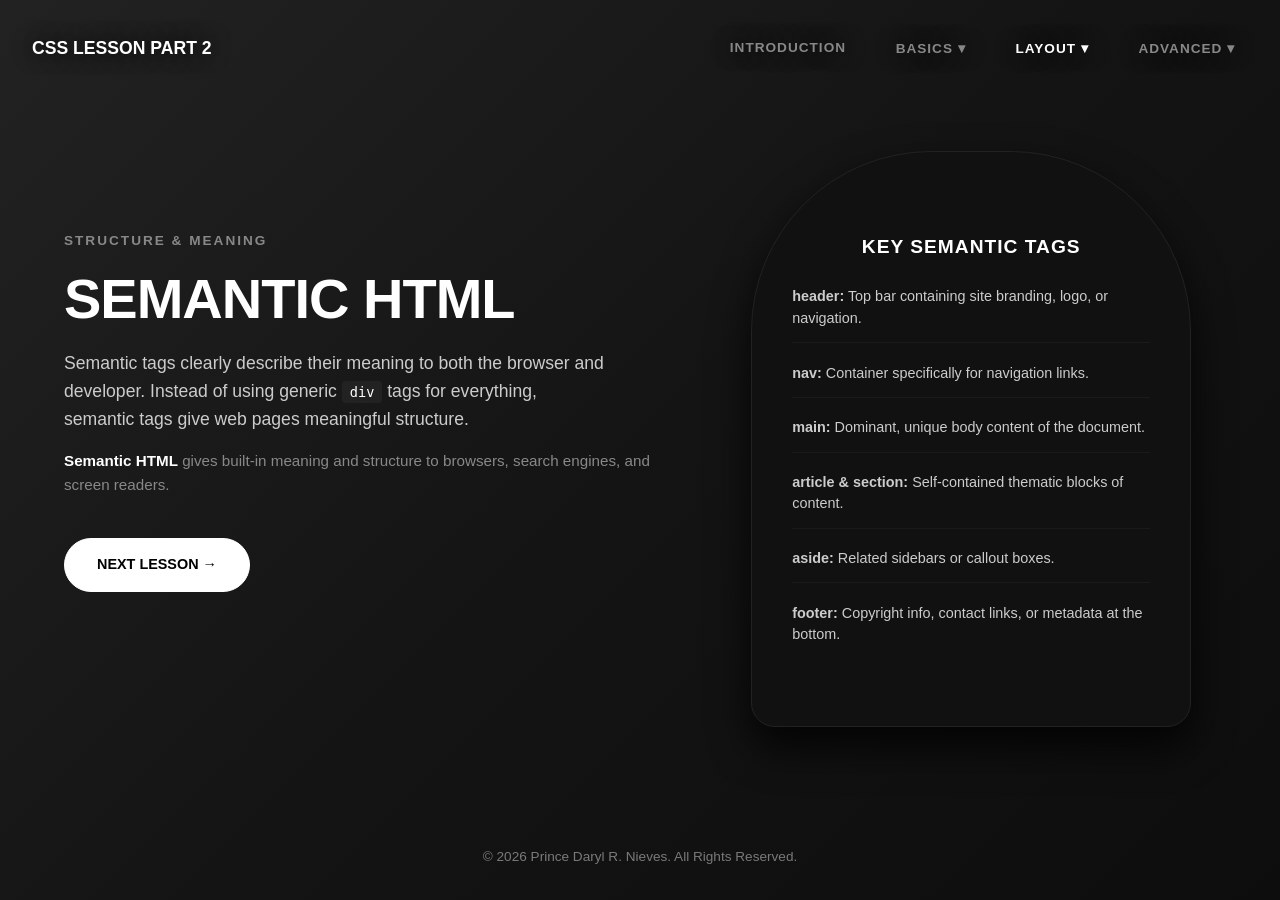
<file: pages/semantics.html>
<!DOCTYPE html>
<html lang="en">
<head>
    <meta charset="UTF-8">
    <meta name="viewport" content="width=device-width, initial-scale=1.0">
    <title>Semantic HTML - CSS Lesson Part 2</title>
    <link rel="stylesheet" href="../css/style.css">
</head>
<body>
    <!-- Header Section -->
    <header class="navbar">
        <div class="logo">
            <h2>CSS LESSON PART 2</h2>
        </div>
        <nav class="nav-links">
            <a href="../index.html">INTRODUCTION</a>

            <!-- Dropdown 1 -->
            <div class="dropdown">
                <button class="dropbtn">BASICS ▾</button>
                <div class="dropdown-content">
                    <a href="selectors.html">SELECTORS</a>
                    <a href="properties.html">PROPERTIES</a>
                    <a href="gradients.html">GRADIENTS</a>
                </div>
            </div>

            <!-- Dropdown 2 -->
            <div class="dropdown">
                <button class="dropbtn active">LAYOUT ▾</button>
                <div class="dropdown-content">
                    <a href="box-model.html">BOX MODEL</a>
                    <a href="positioning.html">POSITIONING</a>
                    <a href="display-flex.html">DISPLAY & FLEX</a>
                    <a href="semantics.html" class="active">SEMANTICS</a>
                </div>
            </div>

            <!-- Dropdown 3 -->
            <div class="dropdown">
                <button class="dropbtn">ADVANCED ▾</button>
                <div class="dropdown-content">
                    <a href="lists-links.html">LISTS & PSEUDO</a>
                    <a href="pseudo-elements.html">PSEUDO-ELEMENTS</a>
                    <a href="transforms-transitions.html">TRANSFORMS</a>
                </div>
            </div>
        </nav>
    </header>

    <!-- Main Section -->
    <main class="hero-container">
        <!-- Left Content -->
        <div class="hero-left">
            <p class="tagline">Structure & Meaning</p>
            <h1 class="main-title">Semantic HTML</h1>
            <p class="description">Semantic tags clearly describe their meaning to both the browser and developer. Instead of using generic <code>div</code> tags for everything, semantic tags give web pages meaningful structure.</p>
            <p class="sub-description"><strong>Semantic HTML</strong> gives built-in meaning and structure to browsers, search engines, and screen readers.</p>
            
            <div class="action-group">
                <a href="lists-links.html" class="cta-button">NEXT LESSON →</a>
            </div>
        </div>

        <!-- Right Content -->
        <div class="hero-right">
            <div class="preview-card">
                <h3>Key Semantic Tags</h3>
                <ul>
                    <li><strong>header:</strong> Top bar containing site branding, logo, or navigation.</li>
                    <li><strong>nav:</strong> Container specifically for navigation links.</li>
                    <li><strong>main:</strong> Dominant, unique body content of the document.</li>
                    <li><strong>article & section:</strong> Self-contained thematic blocks of content.</li>
                    <li><strong>aside:</strong> Related sidebars or callout boxes.</li>
                    <li><strong>footer:</strong> Copyright info, contact links, or metadata at the bottom.</li>
                </ul>
            </div>
        </div>
    </main>

    <!-- Footer Section -->
    <footer>
        <p>© 2026 Prince Daryl R. Nieves. All Rights Reserved.</p>
    </footer>
</body>
</html>
</file>
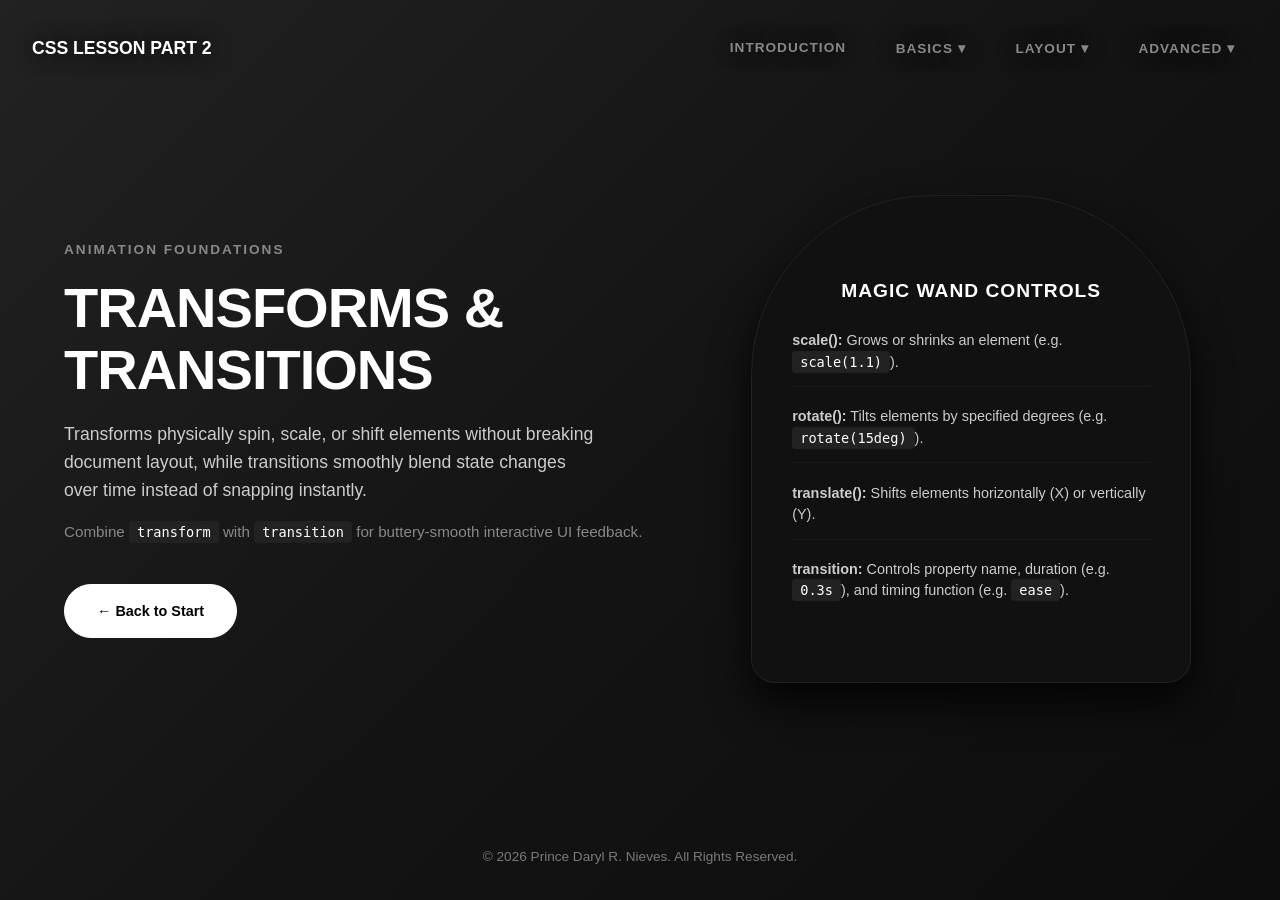
<file: pages/transforms-transitions.html>
<!DOCTYPE html>
<html lang="en">
<head>
    <meta charset="UTF-8">
    <meta name="viewport" content="width=device-width, initial-scale=1.0">
    <title>Transforms & Transitions - CSS Lesson Part 2</title>
    <link rel="stylesheet" href="../css/style.css">
</head>
<body>
    <!-- Header Section -->
    <header class="navbar">
        <div class="logo">
            <h2>CSS LESSON PART 2</h2>
        </div>
        <nav class="nav-links">
            <a href="../index.html">INTRODUCTION</a>

            <!-- Dropdown 1 -->
            <div class="dropdown">
                <button class="dropbtn">BASICS ▾</button>
                <div class="dropdown-content">
                    <a href="selectors.html">SELECTORS</a>
                    <a href="properties.html">PROPERTIES</a>
                    <a href="gradients.html">GRADIENTS</a>
                </div>
            </div>

            <!-- Dropdown 2 -->
            <div class="dropdown">
                <button class="dropbtn">LAYOUT ▾</button>
                <div class="dropdown-content">
                    <a href="box-model.html">BOX MODEL</a>
                    <a href="positioning.html">POSITIONING</a>
                    <a href="display-flex.html">DISPLAY & FLEX</a>
                    <a href="semantics.html">SEMANTICS</a>
                </div>
            </div>

            <!-- Dropdown 3 -->
            <div class="dropdown">
                <button class="dropbtn">ADVANCED ▾</button>
                <div class="dropdown-content">
                    <a href="lists-links.html">LISTS & PSEUDO</a>
                    <a href="pseudo-elements.html">PSEUDO-ELEMENTS</a>
                    <a href="transforms-transitions.html" class="active">TRANSFORMS</a>
                </div>
            </div>
        </nav>
    </header>

    <!-- Main Section -->
    <main class="hero-container">
        <!-- Left Content -->
        <div class="hero-left">
            <p class="tagline">Animation Foundations</p>
            <h1 class="main-title">Transforms & Transitions</h1>
            <p class="description">Transforms physically spin, scale, or shift elements without breaking document layout, while transitions smoothly blend state changes over time instead of snapping instantly.</p>
            <p class="sub-description">Combine <code>transform</code> with <code>transition</code> for buttery-smooth interactive UI feedback.</p>
            <a href="../index.html" class="cta-button">← Back to Start</a>
        </div>

        <!-- Right Content -->
        <div class="hero-right">
            <div class="preview-card">
                <h3>Magic Wand Controls</h3>
                <ul>
                    <li><strong>scale():</strong> Grows or shrinks an element (e.g. <code>scale(1.1)</code>).</li>
                    <li><strong>rotate():</strong> Tilts elements by specified degrees (e.g. <code>rotate(15deg)</code>).</li>
                    <li><strong>translate():</strong> Shifts elements horizontally (X) or vertically (Y).</li>
                    <li><strong>transition:</strong> Controls property name, duration (e.g. <code>0.3s</code>), and timing function (e.g. <code>ease</code>).</li>
                </ul>
            </div>
        </div>
    </main>

    <!-- Footer Section -->
    <footer>
        <p>© 2026 Prince Daryl R. Nieves. All Rights Reserved.</p>
    </footer>
</body>
</html>
</file>
<file: css/style.css>
/* Universal Styles */
* {
    margin: 0;
    padding: 0;
    box-sizing: border-box;
    font-family: Arial, Helvetica, sans-serif;
}

/* Body Styles */
body {
    background: linear-gradient(135deg, #222222 0%, #141414 50%, #0d0d0d 100%);
    color: #e0e0e0;
    line-height: 1.6;
    min-height: 100vh;
    display: flex;
    flex-direction: column;
}

/* Navigation Styles */
.navbar {
    position: sticky;
    top: 0;
    z-index: 1000;
    display: flex;
    justify-content: space-between;
    align-items: center;
    padding: 1.8rem 2rem;
    background-color: transparent;
    text-shadow: 0 0 20px rgb(0, 0, 0);
}

.logo h2 {
    font-size: 1.1rem;
    font-weight: 800;
    text-transform: uppercase;
    color: #ffffff;
}

.nav-links {
    display: flex;
    align-items: center;
    gap: 1.5rem;
}

.nav-links > a {
    color: #888888;
    text-decoration: none;
    font-size: 0.85rem;
    font-weight: 700;
    text-transform: uppercase;
    letter-spacing: 1px;
    padding: 0.5rem 0.8rem;
    transition: color 0.2s ease;
}

.nav-links > a:hover,
.nav-links > a.active {
    color: #ffffff;
    text-decoration: underline;
    text-underline-offset: 6px;
    text-decoration-thickness: 2px;
}

.dropdown {
    position: relative;
    display: inline-block;
}

.dropbtn {
    background: transparent;
    color: #888888;
    padding: 0.5rem 0.8rem;
    font-size: 0.85rem;
    font-weight: 700;
    text-transform: uppercase;
    letter-spacing: 1px;
    border: none;
    cursor: pointer;
    font-family: inherit;
    transition: color 0.2s ease;
    text-shadow: 0 0 20px rgb(0, 0, 0);
}

.dropdown:hover .dropbtn,
.dropbtn.active {
    color: #ffffff;
}

.dropdown-content {
    display: none;
    position: absolute;
    top: 100%;
    left: 0;
    min-width: 220px;
    background-color: #141414;
    border: 1px solid #222222;
    border-radius: 8px;
    box-shadow: 0 10px 25px rgba(0, 0, 0, 0.8);
    z-index: 1001;
    overflow: hidden;
}

.dropdown:last-child .dropdown-content {
    left: auto;
    right: 0;
}

.dropdown-content a {
    color: #aaaaaa;
    padding: 0.8rem 1.2rem;
    text-decoration: none; 
    display: block;
    font-size: 0.78rem;
    font-weight: 600;
    margin-left: 0;
    text-transform: uppercase;
    letter-spacing: 0.5px;
    white-space: nowrap;
    transition: all 0.2s ease;
}

.dropdown-content a:hover,
.dropdown-content a.active {
    background-color: transparent;
    color: #ffffff;
    text-decoration: underline;
    text-underline-offset: 6px;
    text-decoration-thickness: 2px;
    padding-left: 1.2rem;
}

.dropdown:hover .dropdown-content {
    display: block;
}

/* Main Styles */
.hero-container {
    max-width: 1200px;
    width: 90%;
    margin: 2rem auto 4rem auto;
    display: flex;
    align-items: center;
    justify-content: space-between;
    gap: 4rem;
    flex: 1;
}

.hero-left {
    flex: 1.1;
}

.tagline {
    font-size: 0.85rem;
    text-transform: uppercase;
    letter-spacing: 2px;
    color: #888888;
    margin-bottom: 1rem;
    font-weight: 700;
}

.main-title {
    color: #ffffff;
    font-size: 3.5rem;
    font-weight: 900;
    letter-spacing: -1px;
    margin-bottom: 1.2rem;
    line-height: 1.1;
    text-transform: uppercase;
}

.description {
    font-size: 1.1rem;
    color: #cccccc;
    margin-bottom: 1rem;
    line-height: 1.6;
    max-width: 540px;
}

.sub-description {
    font-size: 0.95rem;
    color: #888888;
    margin-bottom: 2.5rem;
}

.sub-description strong {
    color: #ffffff;
}

.action-group {
    display: flex;
    align-items: center;
    gap: 1.5rem;
    margin-bottom: 3.5rem;
}

.cta-button {
    display: inline-block;
    background-color: #ffffff;
    color: #000000;
    padding: 0.9rem 2rem;
    text-decoration: none;
    font-weight: 700;
    font-size: 0.9rem;
    border-radius: 50px;
    transition: all 0.2s ease;
    border: 1px solid #ffffff;
}

.cta-button:hover {
    background-color: transparent;
    color: #ffffff;
}

.stats-bar {
    display: flex;
    gap: 3rem;
    padding-top: 1.5rem;
    border-top: 1px solid #222222;
}

.stat-item h4 {
    font-size: 1.8rem;
    font-weight: 800;
    color: #ffffff;
    line-height: 1;
    margin-bottom: 0.3rem;
}

.stat-item p {
    font-size: 0.75rem;
    text-transform: uppercase;
    letter-spacing: 1px;
    color: #888888;
}

.hero-right {
    flex: 0.9;
    display: flex;
    justify-content: center;
}

.preview-card {
    background: #111111;
    border: 1px solid #222222;
    padding: 3rem 2.5rem;
    border-radius: 180px 180px 24px 24px;
    width: 100%;
    max-width: 440px;
    box-shadow: 0 20px 40px rgba(0, 0, 0, 0.8);
    position: relative;
}

.preview-card h3 {
    text-transform: uppercase;
    font-size: 1.2rem;
    font-weight: 800;
    color: #ffffff;
    margin-top: 2rem;
    margin-bottom: 1.5rem;
    text-align: center;
    letter-spacing: 1px;
}

.preview-card p {
    color: #888888;
    font-size: 0.9rem;
    text-align: center;
}

.preview-card ul {
    list-style: none;
}

.preview-card li {
    margin-bottom: 1.2rem;
    font-size: 0.9rem;
    line-height: 1.5;
    color: #cccccc;
    padding-bottom: 0.8rem;
    border-bottom: 1px solid #1a1a1a;
}

.preview-card li:last-child {
    border-bottom: none;
}

code {
    background: #222222;
    color: #ffffff;
    padding: 3px 8px;
    border-radius: 4px;
    font-family: monospace;
    font-size: 0.85rem;
}

.floating-badge {
    position: absolute;
    top: 20px;
    right: -10px;
    background-color: #1a1a1a;
    border: 1px solid #333333;
    padding: 0.6rem 1.2rem;
    border-radius: 12px;
    font-size: 0.8rem;
    color: #ffffff;
    box-shadow: 0 10px 20px rgba(0,0,0,0.5);
    font-weight: 600;
}

/* Footer Styles */
footer {
    opacity: 0.5;
    text-align: center;
    padding: 2rem;
    font-size: 0.85rem;
}
</file>
